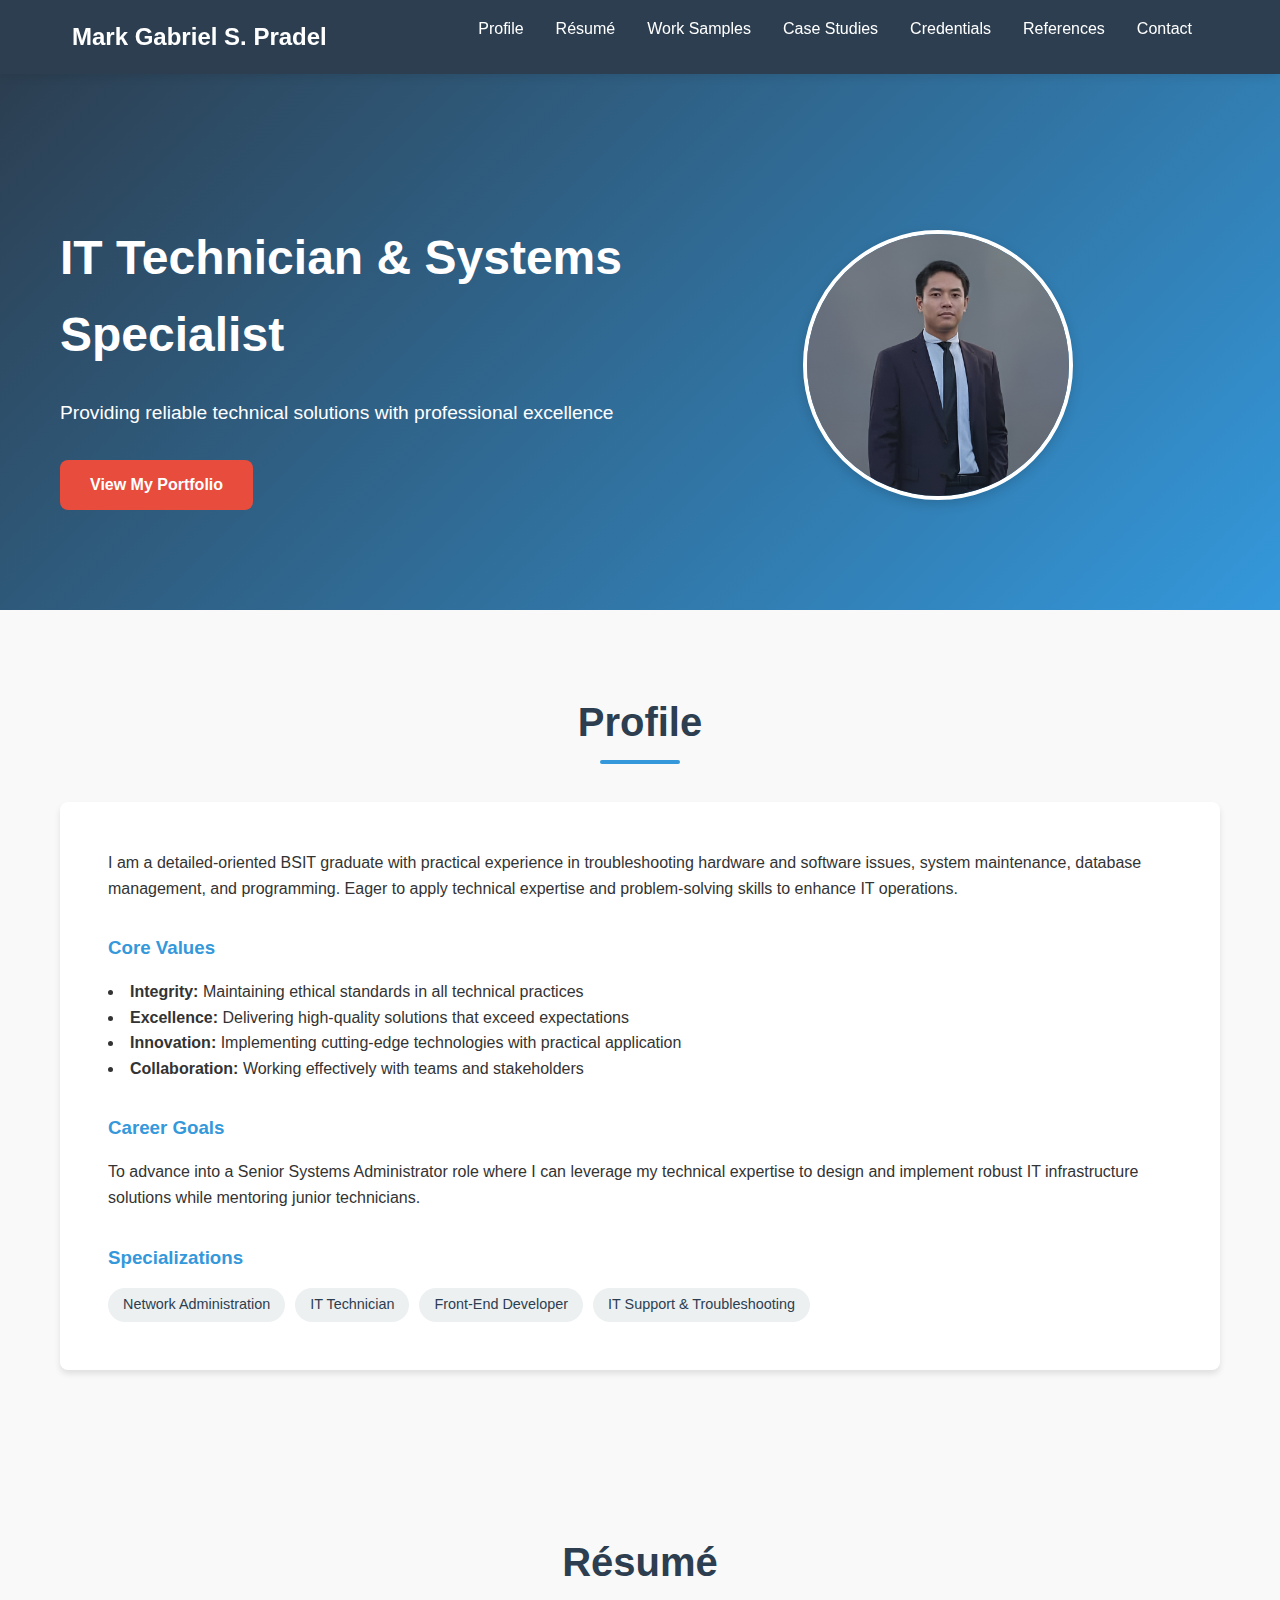
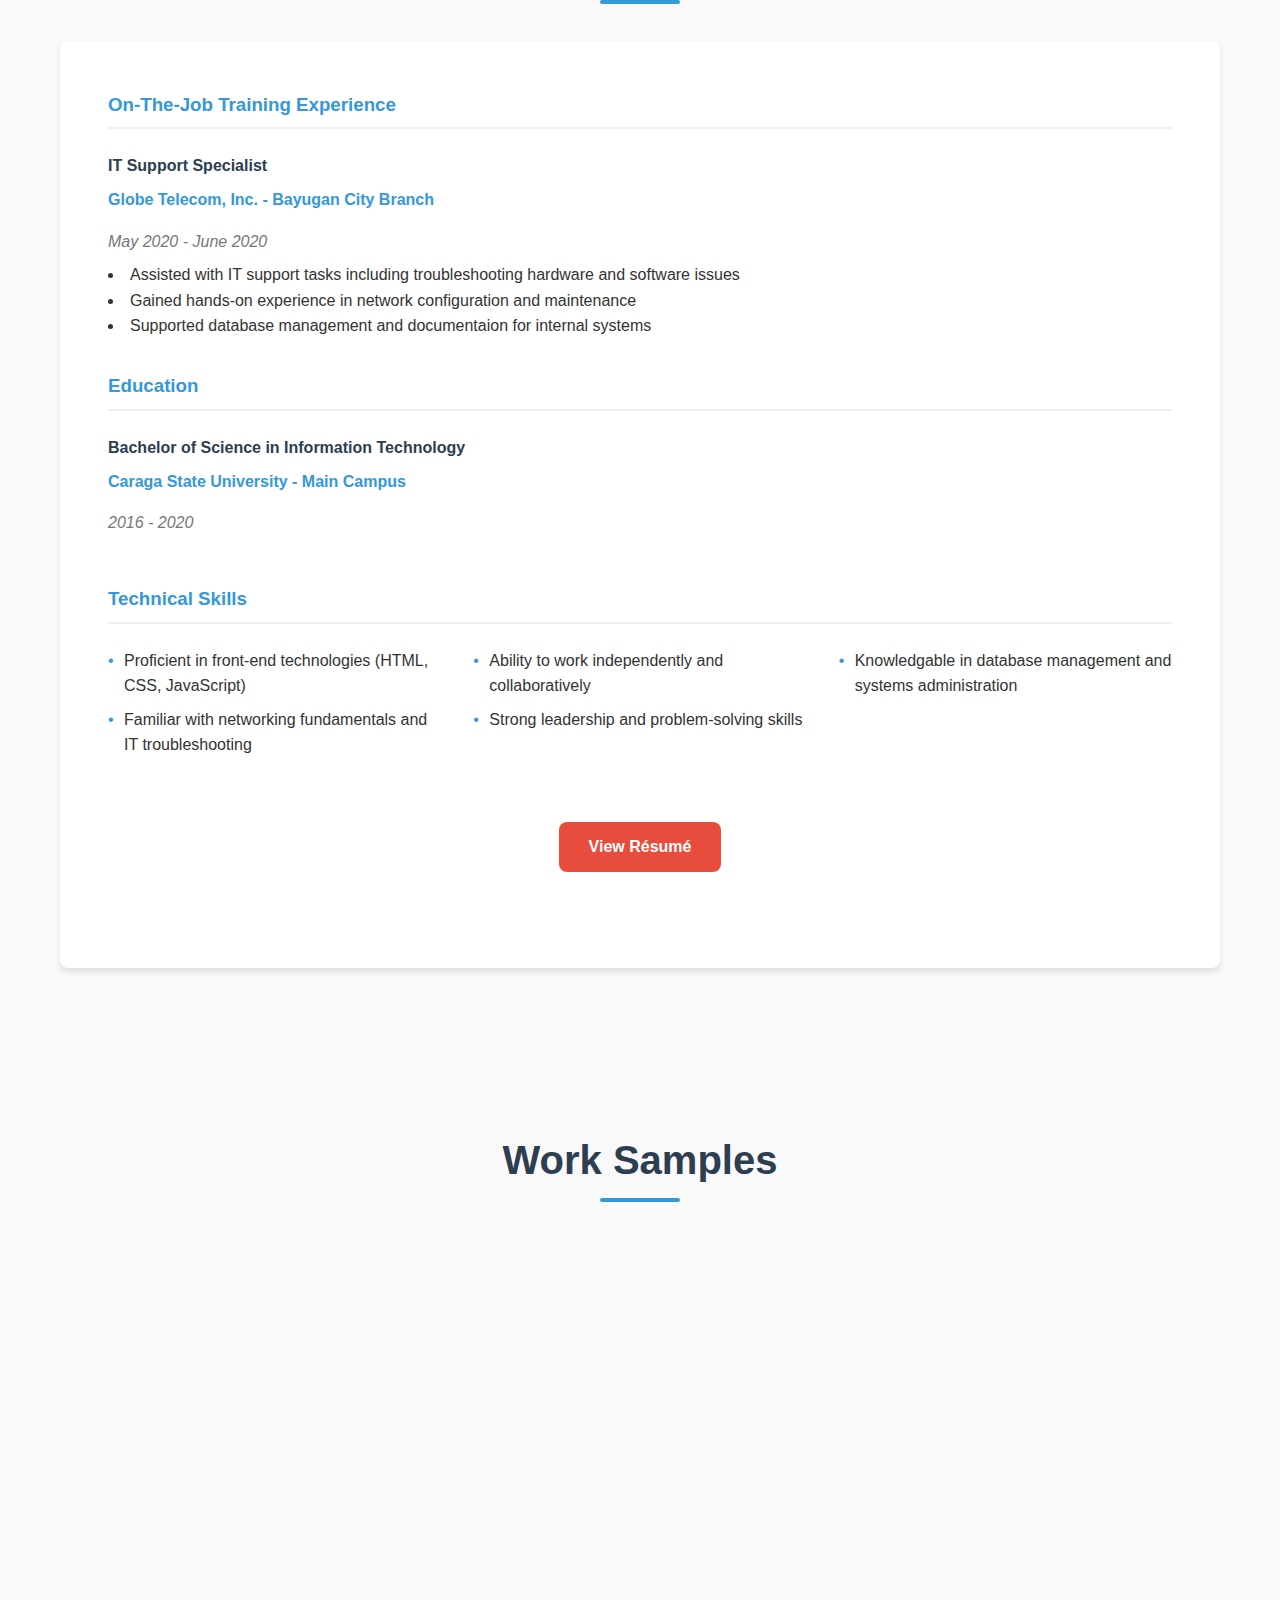
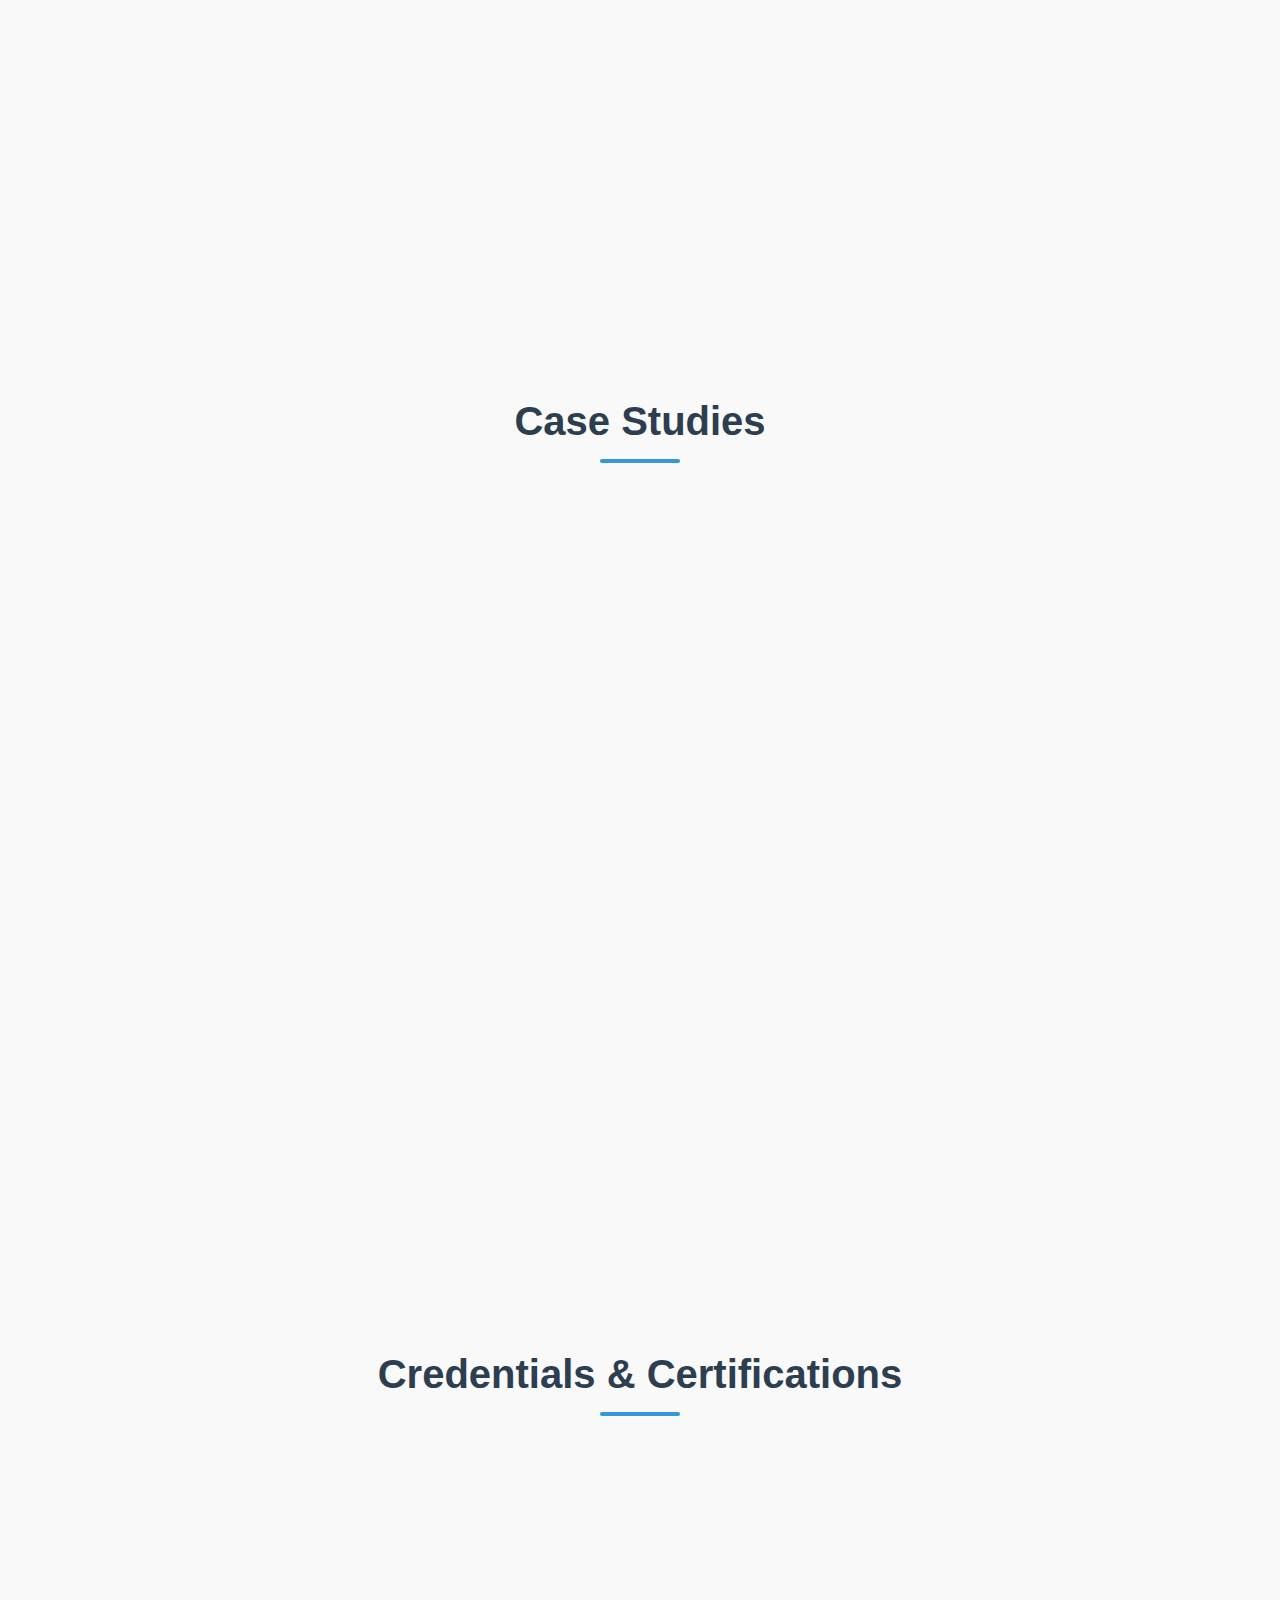
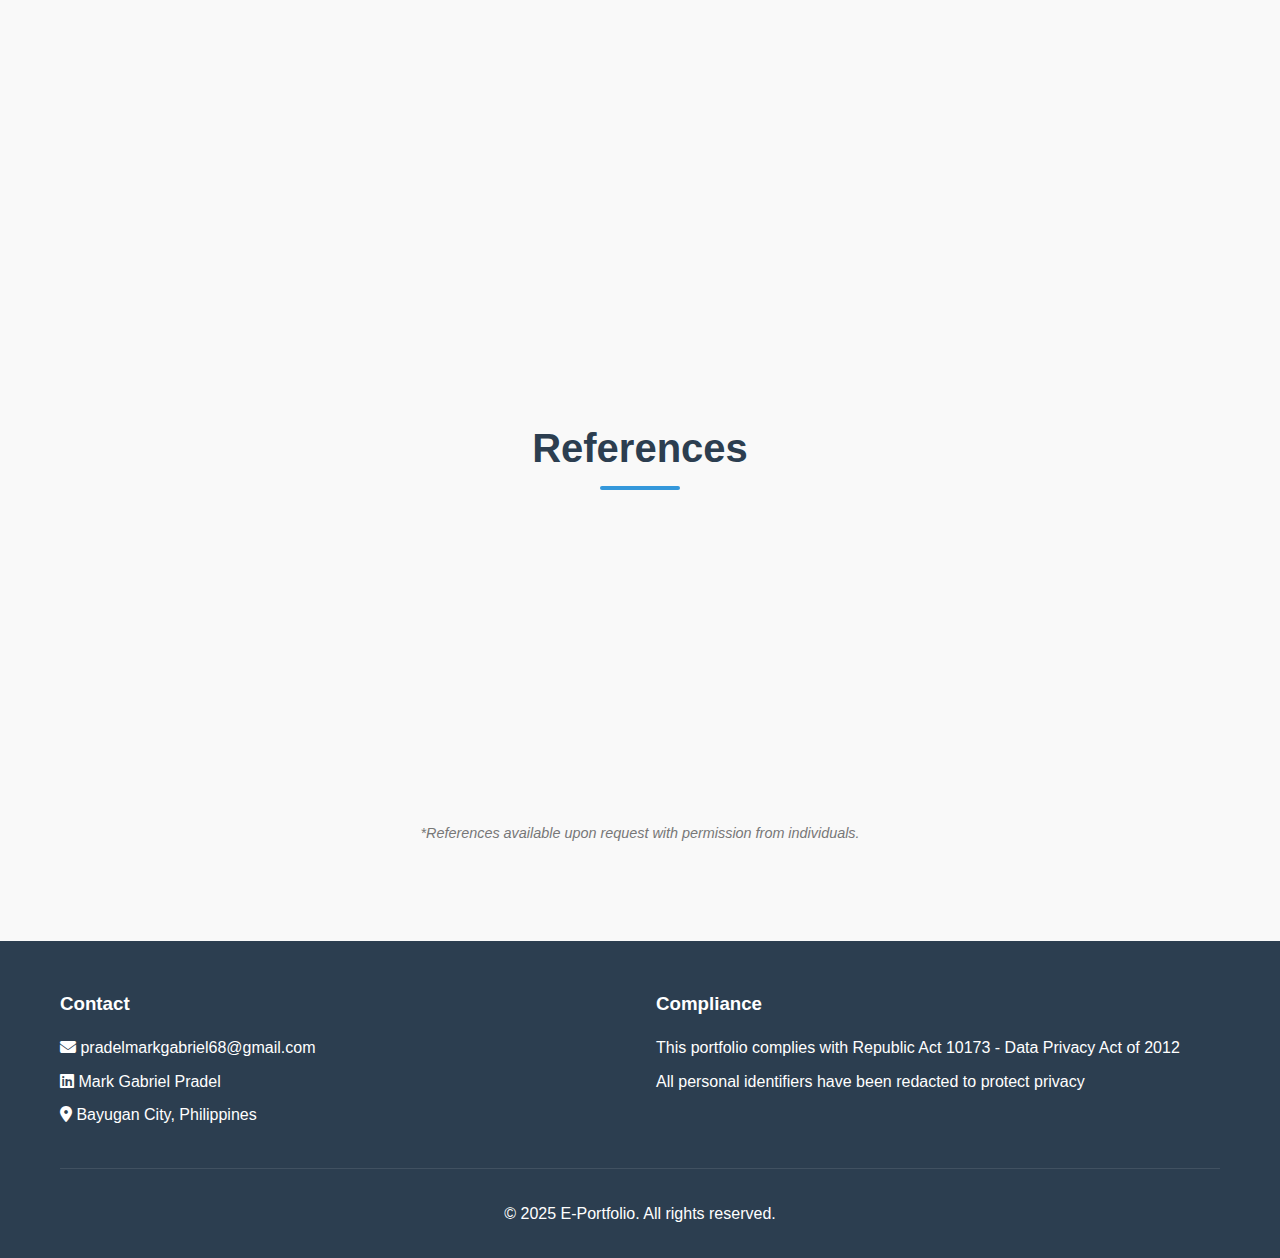
<file: index.html>
<!DOCTYPE html>
<html lang="en">
  <head>
    <meta charset="UTF-8" />
    <meta name="viewport" content="width=device-width, initial-scale=1.0" />
    <title>Pradel's E-Portfolio</title>
    <link rel="stylesheet" href="https://cdnjs.cloudflare.com/ajax/libs/font-awesome/6.4.0/css/all.min.css">
    <link rel="stylesheet" href="style.css" />
  </head>
  <body>
    <!-- Navigation -->
    <nav id="navbar">
      <div class="nav-container">
        <div class="nav-logo">Mark Gabriel S. Pradel</div>
        <ul class="nav-menu">
          <li><a href="#profile" class="nav-link">Profile</a></li>
          <li><a href="#resume" class="nav-link">Résumé</a></li>
          <li><a href="#work-samples" class="nav-link">Work Samples</a></li>
          <li><a href="#case-studies" class="nav-link">Case Studies</a></li>
          <li><a href="#credentials" class="nav-link">Credentials</a></li>
          <li><a href="#references" class="nav-link">References</a></li>
          <li><a href="contact.html" class="nav-link">Contact</a></li>
        </ul>
        <div class="hamburger">
          <span class="bar"></span>
          <span class="bar"></span>
          <span class="bar"></span>
        </div>
      </div>
    </nav>

    <!-- Hero Section -->
    <section id="hero">
      <div class="hero-container">
        <div class="hero-text">
          <h1>IT Technician & Systems Specialist</h1>
          <p>
            Providing reliable technical solutions with professional excellence
          </p>
          <a href="#profile" class="cta-button">View My Portfolio</a>
        </div>
        <div class="hero-image">
          <img
            src="images\prof_pic.jpg"
            alt="Profile Image"
            class="profile-photo"
            loading="lazy"
          />
        </div>
      </div>
    </section>

    <!-- Professional Profile -->
    <section id="profile" class="section">
      <div class="container">
        <h2>Profile</h2>
        <div class="profile-content">
          <div class="profile-text">
            <p>
              I am a detailed-oriented BSIT graduate with practical
              experience in troubleshooting hardware and software
              issues, system maintenance, database management,
              and programming. Eager to apply technical expertise and
              problem-solving skills to enhance IT operations.
            </p>

            <h3>Core Values</h3>
            <ul>
              <li>
                <strong>Integrity:</strong> Maintaining ethical standards in all
                technical practices
              </li>
              <li>
                <strong>Excellence:</strong> Delivering high-quality solutions
                that exceed expectations
              </li>
              <li>
                <strong>Innovation:</strong> Implementing cutting-edge
                technologies with practical application
              </li>
              <li>
                <strong>Collaboration:</strong> Working effectively with teams
                and stakeholders
              </li>
            </ul>

            <h3>Career Goals</h3>
            <p>
              To advance into a Senior Systems Administrator role where I can
              leverage my technical expertise to design and implement robust IT
              infrastructure solutions while mentoring junior technicians.
            </p>

            <h3>Specializations</h3>
            <div class="specializations">
              <span class="specialization-tag">Network Administration</span>
              <span class="specialization-tag">IT Technician
              </span>
              <span class="specialization-tag">Front-End Developer</span>
              <span class="specialization-tag"
                >IT Support & Troubleshooting</span
              >
            </div>
          </div>
        </div>
      </div>
    </section>

    <!-- Résumé -->
    <section id="resume" class="section">
      <div class="container">
        <h2>Résumé</h2>
        <div class="resume-content">
          <div class="resume-section">
            <h3>On-The-Job Training Experience</h3>
            <div class="resume-item">
              <h4>IT Support Specialist</h4>
              <p class="company">Globe Telecom, Inc. - Bayugan City Branch</p>
              <p class="date">May 2020 - June 2020</p>
              <ul>
                <li>
                  Assisted with IT support tasks including troubleshooting hardware and software issues
                </li>
                <li>
                  Gained hands-on experience in network configuration and maintenance
                </li>
                <li>
                  Supported database management and documentaion for internal systems
                </li>
              </ul>
            </div>

          <div class="resume-section">
            <h3>Education</h3>
            <div class="resume-item">
              <h4>Bachelor of Science in Information Technology</h4>
              <p class="company">Caraga State University - Main Campus</p>
              <p class="date">2016 - 2020</p>
            </div>
          </div>

          <div class="resume-section">
            <h3>Technical Skills</h3>
            <div class="skills-container">
              <div class="skill-category">
                <ul>
                  <li>Proficient in front-end technologies (HTML, CSS, JavaScript)</li>
                  <li>Familiar with networking fundamentals and IT troubleshooting</li>
                </ul>
              </div>
              <div class="skill-category">
                <ul>
                  <li>Ability to work independently and collaboratively</li>
                  <li>Strong leadership and problem-solving skills</li>
                  
                </ul>
              </div>
              <div class="skill-category">
                <ul>
                  <li>Knowledgable in database management and systems administration</li>
                </ul>
              </div>
            </div>
          </div>
          <div class="download-resume">
            <a href="resume/PRADEL - Resume.pdf" class="cta-button" target="_blank" rel="noopener noreferrer">
              View Résumé
            </a>
          </div>
        </div>
      </div>
    </section>

    <!-- Work Samples -->
    <section id="work-samples" class="section">
  <div class="container">
    <h2>Work Samples</h2>
    <div class="work-samples-grid">

      <div class="work-sample">
        <div class="sample-image">
          <img src="images/troubleshoot.PNG" alt="Troubleshooting screenshot" class="sample-img" loading="lazy" />
        </div>
        <h3>IT Troubleshooting & Incident Response</h3>
        <p>
          Rapid triage and resolution of critical user-facing incidents across
          Windows and Linux environments. Tasks included log analysis, root-cause
          identification, and deployment of permanent fixes to prevent recurrence.
        </p>
        <div class="technologies">
          <span class="tech-tag">Windows</span>
          <span class="tech-tag">Linux</span>
          <span class="tech-tag">Remote Support</span>
        </div>
        <p class="role"><strong>My Role:</strong> Technical Support Lead — incident diagnosis, patching, and documentation</p>
      </div>

      <div class="work-sample">
        <div class="sample-image">
          <img src="images/database.PNG" alt="Database screenshot" class="sample-img" loading="lazy" />
        </div>
        <h3>Database Management & Performance Tuning</h3>
        <p>
          Designed and maintained production databases (MySQL/PostgreSQL) with
          focus on backups, indexing, query optimization, and automated monitoring
          to improve reliability and reduce query latency.
        </p>
        <div class="technologies">
          <span class="tech-tag">MySQL</span>
          <span class="tech-tag">PostgreSQL</span>
          <span class="tech-tag">Backups</span>
        </div>
        <p class="role"><strong>My Role:</strong> DBA/Engineer — schema design, replication setup, and performance tuning</p>
      </div>

      <div class="work-sample">
        <div class="sample-image">
          <img src="images/frontend.png" alt="Front-End screenshot" class="sample-img" loading="lazy" />
        </div>
        <h3>Front-End Development & UI Optimization</h3>
        <p>
          Built responsive, accessible user interfaces using modern front-end
          tools. Implemented component-driven React pages, CSS optimization, and
          accessibility improvements to increase usability and performance.
        </p>
        <div class="technologies">
          <span class="tech-tag">React</span>
          <span class="tech-tag">HTML/CSS</span>
          <span class="tech-tag">Accessibility</span>
        </div>
        <p class="role"><strong>My Role:</strong> Front-End Developer — UI implementation, performance profiling, and a11y fixes</p>
      </div>

    </div>
  </div>
</section>

    <!-- Case Studies -->
    <section id="case-studies" class="section">
      <div class="container">
        <h2>Case Studies</h2>
        <div class="case-studies-grid">

          <div class="case-study">
            <h3>Incident Triage & Root Cause Analysis</h3>
            <div class="star-method">
              <div class="star-item">
                <h4>Situation</h4>
                <p>
                  Multiple users reported frequent application crashes and slow response times across a mixed Windows/Linux environment during peak hours.
                </p>
              </div>
              <div class="star-item">
                <h4>Task</h4>
                <p>
                  Rapidly identify the root cause, restore normal service, and implement measures to prevent recurrence while communicating status to stakeholders.
                </p>
              </div>
              <div class="star-item">
                <h4>Action</h4>
                <p>
                  Collected system and application logs, performed process and resource profiling, reproduced the issue in a test environment, and deployed targeted fixes including configuration adjustments and a hotfix rollout.
                </p>
              </div>
              <div class="star-item">
                <h4>Result</h4>
                <p>
                  Reduced incident resolution time from 6 hours to under 90 minutes, eliminated the memory leak causing crashes, and published runbooks for faster future triage.
                </p>
              </div>
            </div>
          </div>

          <div class="case-study">
            <h3>Database Performance Optimization & Backup Strategy</h3>
            <div class="star-method">
              <div class="star-item">
                <h4>Situation</h4>
                <p>
                  A production database endured high query latency and occasional replication lag, impacting user-facing reports and analytics.
                </p>
              </div>
              <div class="star-item">
                <h4>Task</h4>
                <p>
                  Improve query performance, stabilize replication, and implement a reliable backup and recovery process with minimal downtime.
                </p>
              </div>
              <div class="star-item">
                <h4>Action</h4>
                <p>
                  Performed index analysis, optimized slow queries, adjusted connection pooling and replication settings, and introduced automated incremental backups with periodic restores to validate backups.
                </p>
              </div>
              <div class="star-item">
                <h4>Result</h4>
                <p>
                  Achieved 60–80% reduction in critical query times, eliminated replication lag during peak windows, and established a tested backup strategy that reduced RTO/RPO to acceptable business levels.
                </p>
              </div>
            </div>
          </div>

        </div>
      </div>
    </section>

    <!-- Credentials -->
    <section id="credentials" class="section">
      <div class="container">
        <h2>Credentials & Certifications</h2>
        <div class="credentials-grid">
          <div class="credential">
            <div class="credential-image">  
              <img src="images/cisco.png" alt="Cisco Logo" class="credential-logo" loading="lazy" />
            </div>
            <h3>CCNA - Cisco Certified Network Associate</h3>
            <p class="issuer">Cisco Systems</p>
            <p class="date">Issued: 2021 | Expires: 2024</p>
            <p class="credential-id">Credential ID: [Redacted for Privacy]</p>
          </div>

          <div class="credential">
            <div class="credential-image">
              <img src="images/comptia_atlona.jpeg" alt="CompTIA Logo" class="credential-logo" loading="lazy" />
            </div>
            <h3>CompTIA Security+</h3>
            <p class="issuer">CompTIA</p>
            <p class="date">Issued: 2020 | Expires: 2023</p>
            <p class="credential-id">Credential ID: [Redacted for Privacy]</p>
          </div>

          <div class="credential">
            <div class="credential-image">
              <img src="images/microsoft.jpg" alt="Microsoft Logo" class="credential-logo" loading="lazy" />
            </div>
            <h3>Microsoft Certified: Azure Administrator Associate</h3>
            <p class="issuer">Microsoft</p>
            <p class="date">Issued: 2022</p>
            <p class="credential-id">Credential ID: [Redacted for Privacy]</p>
          </div>

          <div class="credential">
            <div class="credential-image">
              <img src="images/npc.png" alt="National Privacy Commission Logo" class="credential-logo" loading="lazy" />
            </div>
            <h3>Data Privacy Officer Certification</h3>
            <p class="issuer">National Privacy Commission</p>
            <p class="date">Issued: 2021</p>
            <p class="credential-id">Credential ID: [Redacted for Privacy]</p>
          </div>
        </div>
      </div>
    </section>

    <!-- References -->
    <section id="references" class="section">
      <div class="container">
        <h2>References</h2>
        <div class="references-grid">
          <div class="reference">
            <blockquote>
              "A highly competent IT professional who consistently delivers
              exceptional technical solutions. Their problem-solving skills and
              attention to detail have been invaluable to our organization."
            </blockquote>
            <div class="reference-info">
              <p class="reference-name">Mr. Felix D. Garcia</p>
              <p class="reference-position">
                Head Supervisor, GLOBE TELECOM, INC. Butuan City
              </p>
            </div>
          </div>

          <div class="reference">
            <blockquote>
              "Demonstrates excellent technical knowledge and professionalism.
              Always willing to go the extra mile to ensure systems are running
              optimally and users are supported effectively."
            </blockquote>
            <div class="reference-info">
              <p class="reference-name">Mr. Elly Jay Amba</p>
              <p class="reference-position">
                HR, GLOBE TELECOM, INC. Butuan City
              </p>
            </div>
          </div>
        </div>
        <p class="privacy-notice">
          *References available upon request with permission from individuals.
        </p>
      </div>
    </section>

    <!-- Footer -->
    <footer>
      <div class="container">
        <div class="footer-content">
          <div class="footer-section">
            <h3>Contact</h3>
            <p class="contact-item">
              <!-- Email / envelope -->
              <a href="contact.html" style="color:inherit; text-decoration:none;"><i class="fas fa-envelope"></i><span class="contact-text">  pradelmarkgabriel68@gmail.com</span></a>
            </p>

            <p class="contact-item">
                <!-- LinkedIn -->
              <a href="https://www.linkedin.com/in/mark-gabriel-pradel-687a8138b/" style="color:inherit; text-decoration:none;"><i class="fab fa-linkedin"></i><span class="contact-text">  Mark Gabriel Pradel</span></a>
            </p>

            <p class="contact-item">
                <!-- Location / map-pin -->
              <i class="fas fa-location-dot"></i><span class="contact-text">    Bayugan City, Philippines</span>
            </p>
          </div>
          <div class="footer-section">
            <h3>Compliance</h3>
            <p>
              This portfolio complies with Republic Act 10173 - Data Privacy Act
              of 2012
            </p>
            <p>
              All personal identifiers have been redacted to protect privacy
            </p>
          </div>
        </div>
        <div class="footer-bottom">
          <p>&copy; 2025  E-Portfolio. All rights reserved.</p>
        </div>
      </div>
    </footer>

    <!-- Floating Back to Top Button -->
    <button id="backToTopBtn" class="back-to-top" aria-label="Back to top">
        <svg width="24" height="24" viewBox="0 0 24 24" fill="none" stroke="currentColor" stroke-width="2">
            <path d="M18 15l-6-6-6 6"/>
        </svg>
    </button>

    <script src="script.js"></script>
  </body>
</html>
</file>
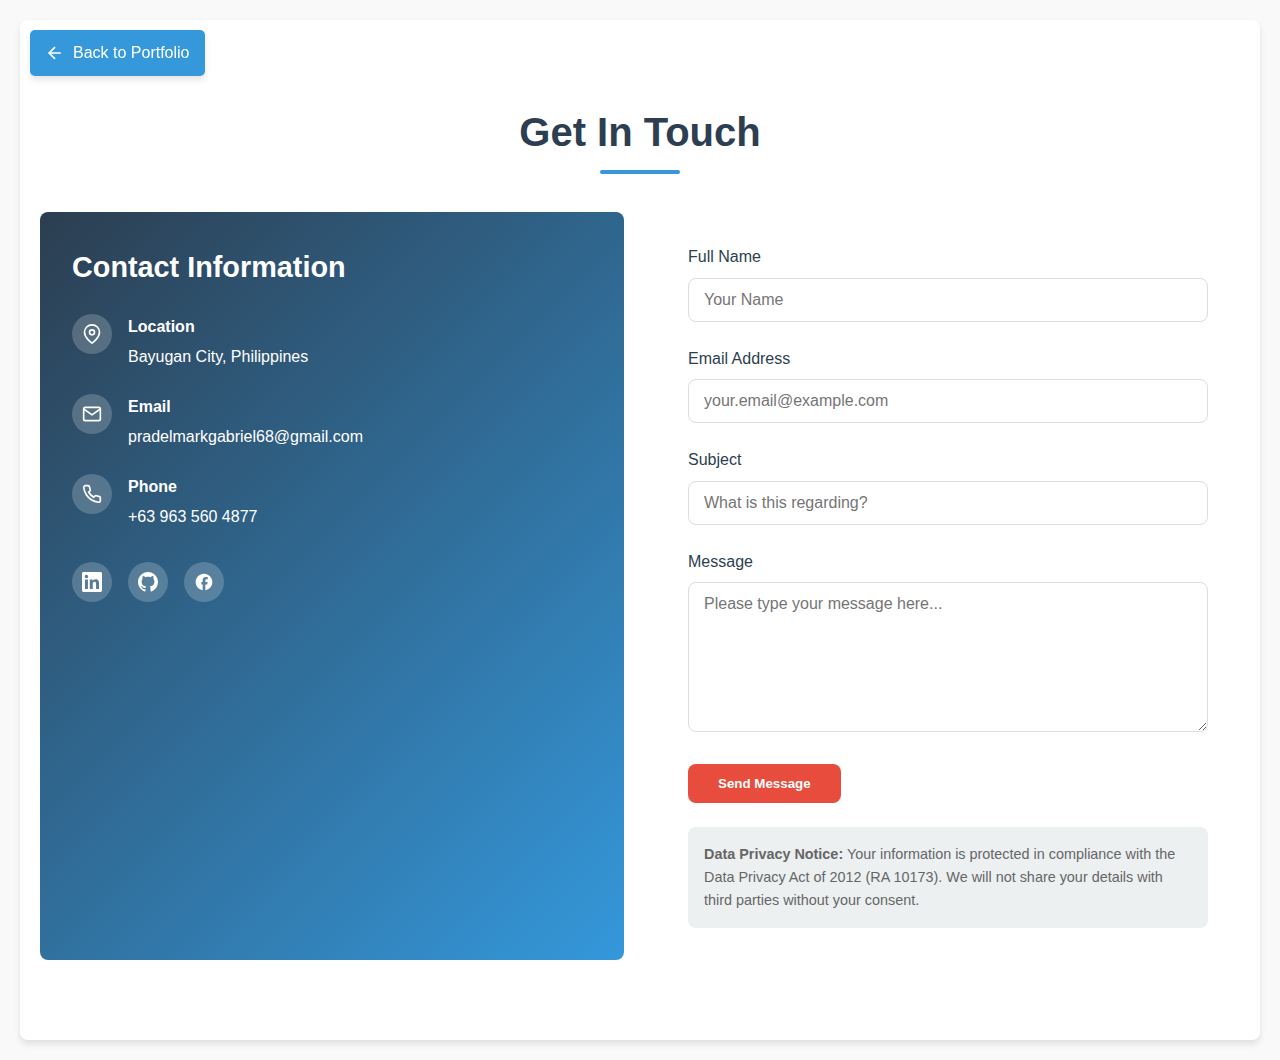
<file: contact.html>
<!DOCTYPE html>
<html lang="en">
  <head>
    <meta charset="UTF-8" />
    <meta name="viewport" content="width=device-width, initial-scale=1.0" />
    <title>Contact Section - IT Portfolio</title>
    <style>
      :root {
        --primary-color: #2c3e50;
        --secondary-color: #3498db;
        --accent-color: #e74c3c;
        --light-color: #ecf0f1;
        --dark-color: #2c3e50;
        --text-color: #333;
        --border-radius: 8px;
        --box-shadow: 0 4px 6px rgba(0, 0, 0, 0.1);
        --transition: all 0.3s ease;
      }

      * {
        margin: 0;
        padding: 0;
        box-sizing: border-box;
      }

      body {
        font-family: "Segoe UI", Tahoma, Geneva, Verdana, sans-serif;
        line-height: 1.6;
        color: var(--text-color);
        background-color: #f9f9f9;
        padding: 20px;
      }

      .container {
        max-width: 1200px;
        margin: 0 auto;
      }

      .section {
        padding: 80px 0;
      }

      h2 {
        font-size: 2.5rem;
        text-align: center;
        margin-bottom: 3rem;
        position: relative;
        color: var(--primary-color);
      }

      h2::after {
        content: "";
        position: absolute;
        bottom: -10px;
        left: 50%;
        transform: translateX(-50%);
        width: 80px;
        height: 4px;
        background-color: var(--secondary-color);
        border-radius: 2px;
      }

      /* Back Button Styles */
      .back-button {
        position: fixed;
        top: 30px;
        left: 30px;
        display: flex;
        align-items: center;
        gap: 8px;
        padding: 10px 15px;
        background-color: #3498db;
        color: white;
        text-decoration: none;
        border-radius: 5px;
        font-weight: 500;
        box-shadow: 0 4px 6px rgba(0, 0, 0, 0.1);
        transition: all 0.3s ease;
        z-index: 1000;
      }

      .back-button:hover {
        background-color: #2980b9;
        transform: translateY(-2px);
        box-shadow: 0 6px 8px rgba(0, 0, 0, 0.15);
      }

      .back-button:active {
        transform: translateY(0);
      }

      /* Contact Section Styles */
      #contact {
        background-color: white;
        border-radius: var(--border-radius);
        box-shadow: var(--box-shadow);
        overflow: hidden;
        position: relative;
      }

      .contact-container {
        display: grid;
        grid-template-columns: 1fr 1fr;
        gap: 2rem;
      }

      .contact-info {
        padding: 2rem;
        background: linear-gradient(
          135deg,
          var(--primary-color),
          var(--secondary-color)
        );
        color: white;
        border-radius: var(--border-radius);
      }

      .contact-info h3 {
        margin-bottom: 1.5rem;
        font-size: 1.8rem;
      }

      .contact-details {
        margin-bottom: 2rem;
      }

      .contact-item {
        display: flex;
        align-items: flex-start;
        margin-bottom: 1.5rem;
      }

      .contact-icon {
        background-color: rgba(255, 255, 255, 0.2);
        width: 40px;
        height: 40px;
        border-radius: 50%;
        display: flex;
        align-items: center;
        justify-content: center;
        margin-right: 1rem;
        flex-shrink: 0;
      }

      .contact-text h4 {
        margin-bottom: 0.3rem;
      }

      .contact-text p {
        margin-bottom: 0;
      }

      .social-links {
        display: flex;
        gap: 1rem;
        margin-top: 2rem;
      }

      .social-link {
        display: flex;
        align-items: center;
        justify-content: center;
        width: 40px;
        height: 40px;
        background-color: rgba(255, 255, 255, 0.2);
        border-radius: 50%;
        color: white;
        text-decoration: none;
        transition: var(--transition);
      }

      .social-link:hover {
        background-color: white;
        color: var(--primary-color);
        transform: translateY(-3px);
      }

      .contact-form-container {
        padding: 2rem;
      }

      .contact-form {
        display: flex;
        flex-direction: column;
      }

      .form-group {
        margin-bottom: 1.5rem;
      }

      .form-group label {
        display: block;
        margin-bottom: 0.5rem;
        font-weight: 500;
        color: var(--primary-color);
      }

      .form-control {
        width: 100%;
        padding: 12px 15px;
        border: 1px solid #ddd;
        border-radius: var(--border-radius);
        font-family: inherit;
        font-size: 1rem;
        transition: var(--transition);
      }

      .form-control:focus {
        outline: none;
        border-color: var(--secondary-color);
        box-shadow: 0 0 0 2px rgba(52, 152, 219, 0.2);
      }

      textarea.form-control {
        min-height: 150px;
        resize: vertical;
      }

      .form-submit {
        align-self: flex-start;
        background-color: var(--accent-color);
        color: white;
        border: none;
        padding: 12px 30px;
        border-radius: var(--border-radius);
        font-weight: bold;
        cursor: pointer;
        transition: var(--transition);
      }

      .form-submit:hover {
        background-color: #c0392b;
        transform: translateY(-3px);
        box-shadow: 0 6px 12px rgba(0, 0, 0, 0.15);
      }

      .privacy-notice {
        margin-top: 1.5rem;
        padding: 1rem;
        background-color: var(--light-color);
        border-radius: var(--border-radius);
        font-size: 0.9rem;
        color: #666;
      }

      /* Floating Back to Top Button Styles */
      .back-to-top {
        position: fixed;
        bottom: 30px;
        right: 30px;
        width: 50px;
        height: 50px;
        border: none;
        border-radius: 50%;
        background-color: var(--secondary-color);
        color: white;
        cursor: pointer;
        display: flex;
        align-items: center;
        justify-content: center;
        box-shadow: 0 4px 12px rgba(0, 0, 0, 0.15);
        transition: all 0.3s ease;
        opacity: 0;
        visibility: hidden;
        z-index: 1000;
      }

      .back-to-top.show {
        opacity: 1;
        visibility: visible;
      }

      .back-to-top:hover {
        background-color: #2980b9;
        transform: translateY(-3px);
        box-shadow: 0 6px 15px rgba(0, 0, 0, 0.2);
      }

      .back-to-top:active {
        transform: translateY(-1px);
      }

      /* Responsive Design */
      @media (max-width: 768px) {
        .contact-container {
          grid-template-columns: 1fr;
        }

        h2 {
          font-size: 2rem;
        }

        .section {
          padding: 60px 0;
        }

        .back-button {
          top: 20px;
          left: 20px;
          padding: 8px 12px;
          font-size: 0.9rem;
        }

        .back-to-top {
          bottom: 20px;
          right: 20px;
          width: 45px;
          height: 45px;
        }
      }

      @media (max-width: 480px) {
        .contact-info,
        .contact-form-container {
          padding: 1.5rem;
        }

        .back-button {
          top: 15px;
          left: 15px;
          padding: 6px 10px;
          font-size: 0.8rem;
        }

        .back-button span {
          display: none; /* Hide text on very small screens */
        }

        .back-button svg {
          margin-right: 0;
        }

        .back-to-top {
          bottom: 15px;
          right: 15px;
          width: 40px;
          height: 40px;
        }

        .back-to-top svg {
          width: 20px;
          height: 20px;
        }
      }
    </style>
  </head>
  <body>
    <!-- Contact Section -->
    <section id="contact" class="section">
      <!-- Back Button -->
      <a
        href="index.html"
        class="back-button"
        aria-label="Go back to main portfolio"
      >
        <svg
          width="20"
          height="20"
          viewBox="0 0 24 24"
          fill="none"
          stroke="currentColor"
          stroke-width="2"
        >
          <path d="M19 12H5M12 19l-7-7 7-7" />
        </svg>
        <span>Back to Portfolio</span>
      </a>

      <div class="container">
        <h2>Get In Touch</h2>
        <div class="contact-container">
          <div class="contact-info">
            <h3>Contact Information</h3>
            <div class="contact-details">
              <div class="contact-item">
                <div class="contact-icon">
                  <svg
                    width="20"
                    height="20"
                    viewBox="0 0 24 24"
                    fill="none"
                    stroke="currentColor"
                    stroke-width="2"
                  >
                    <path
                      d="M21 10c0 7-9 13-9 13s-9-6-9-13a9 9 0 0 1 18 0z"
                    ></path>
                    <circle cx="12" cy="10" r="3"></circle>
                  </svg>
                </div>
                <div class="contact-text">
                  <h4>Location</h4>
                  <p>Bayugan City, Philippines</p>
                </div>
              </div>

              <div class="contact-item">
                <div class="contact-icon">
                  <svg
                    width="20"
                    height="20"
                    viewBox="0 0 24 24"
                    fill="none"
                    stroke="currentColor"
                    stroke-width="2"
                  >
                    <path
                      d="M4 4h16c1.1 0 2 .9 2 2v12c0 1.1-.9 2-2 2H4c-1.1 0-2-.9-2-2V6c0-1.1.9-2 2-2z"
                    ></path>
                    <polyline points="22,6 12,13 2,6"></polyline>
                  </svg>
                </div>
                <div class="contact-text">
                  <h4>Email</h4>
                  <p>pradelmarkgabriel68@gmail.com</p>
                </div>
              </div>

              <div class="contact-item">
                <div class="contact-icon">
                  <svg
                    width="20"
                    height="20"
                    viewBox="0 0 24 24"
                    fill="none"
                    stroke="currentColor"
                    stroke-width="2"
                  >
                    <path
                      d="M22 16.92v3a2 2 0 0 1-2.18 2 19.79 19.79 0 0 1-8.63-3.07 19.5 19.5 0 0 1-6-6 19.79 19.79 0 0 1-3.07-8.67A2 2 0 0 1 4.11 2h3a2 2 0 0 1 2 1.72 12.84 12.84 0 0 0 .7 2.81 2 2 0 0 1-.45 2.11L8.09 9.91a16 16 0 0 0 6 6l1.27-1.27a2 2 0 0 1 2.11-.45 12.84 12.84 0 0 0 2.81.7A2 2 0 0 1 22 16.92z"
                    ></path>
                  </svg>
                </div>
                <div class="contact-text">
                  <h4>Phone</h4>
                  <p>+63 963 560 4877</p>
                </div>
              </div>
            </div>

            <div class="social-links">
              <a
                href="https://www.linkedin.com/in/mark-gabriel-pradel-687a8138b/"
                class="social-link"
                aria-label="LinkedIn"
              >
                <svg
                  width="20"
                  height="20"
                  viewBox="0 0 24 24"
                  fill="currentColor"
                >
                  <path
                    d="M20.447 20.452h-3.554v-5.569c0-1.328-.027-3.037-1.852-3.037-1.853 0-2.136 1.445-2.136 2.939v5.667H9.351V9h3.414v1.561h.046c.477-.9 1.637-1.85 3.37-1.85 3.601 0 4.267 2.37 4.267 5.455v6.286zM5.337 7.433c-1.144 0-2.063-.926-2.063-2.065 0-1.138.92-2.063 2.063-2.063 1.14 0 2.064.925 2.064 2.063 0 1.139-.925 2.065-2.064 2.065zm1.782 13.019H3.555V9h3.564v11.452zM22.225 0H1.771C.792 0 0 .774 0 1.729v20.542C0 23.227.792 24 1.771 24h20.451C23.2 24 24 23.227 24 22.271V1.729C24 .774 23.2 0 22.222 0h.003z"
                  />
                </svg>
              </a>
              <a
                href="https://github.com/markpradel8756"
                class="social-link"
                aria-label="GitHub"
              >
                <svg
                  width="20"
                  height="20"
                  viewBox="0 0 24 24"
                  fill="currentColor"
                >
                  <path
                    d="M12 0c-6.626 0-12 5.373-12 12 0 5.302 3.438 9.8 8.207 11.387.599.111.793-.261.793-.577v-2.234c-3.338.726-4.033-1.416-4.033-1.416-.546-1.387-1.333-1.756-1.333-1.756-1.089-.745.083-.729.083-.729 1.205.084 1.839 1.237 1.839 1.237 1.07 1.834 2.807 1.304 3.492.997.107-.775.418-1.305.762-1.604-2.665-.305-5.467-1.334-5.467-5.931 0-1.311.469-2.381 1.236-3.221-.124-.303-.535-1.524.117-3.176 0 0 1.008-.322 3.301 1.23.957-.266 1.983-.399 3.003-.404 1.02.005 2.047.138 3.006.404 2.291-1.552 3.297-1.23 3.297-1.23.653 1.653.242 2.874.118 3.176.77.84 1.235 1.911 1.235 3.221 0 4.609-2.807 5.624-5.479 5.921.43.372.823 1.102.823 2.222v3.293c0 .319.192.694.801.576 4.765-1.589 8.199-6.086 8.199-11.386 0-6.627-5.373-12-12-12z"
                  />
                </svg>
              </a>
              <a
                href="https://www.facebook.com/markgabriel.pradel.9"
                class="social-link"
                aria-label="Facebook"
              >
                <svg
                  width="20"
                  height="20"
                  viewBox="0 0 24 24"
                  fill="currentColor"
                >
                  <path
                    d="M22 12c0-5.523-4.477-10-10-10S2 6.477 2 12c0 4.991 3.657 9.128 8.438 9.878v-6.99H8.898V12h1.54V9.797c0-2.506 1.492-3.89 3.777-3.89 1.094 0 2.238.195 2.238.195v2.47h-1.26c-1.243 0-1.63.771-1.63 1.562V12h2.773l-.443 2.888h-2.33v6.99C18.343 21.128 22 17 22 12z"
                  />
                </svg>
              </a>
            </div>
          </div>

          <div class="contact-form-container">
            <form action="https://api.web3forms.com/submit" method="POST">
              <input
                type="hidden"
                name="access_key"
                value="bfae237d-1e1e-4574-9835-d75367ca5949"
              />
              <!-- optional honeypot to reduce bots -->
              <input type="text" name="botcheck" style="display: none" />

              <div class="form-group">
                <label for="name">Full Name</label>
                <input
                  type="text"
                  id="name"
                  name="name"
                  class="form-control"
                  placeholder="Your Name"
                  required
                />
              </div>

              <div class="form-group">
                <label for="email">Email Address</label>
                <input
                  type="email"
                  id="email"
                  name="email"
                  class="form-control"
                  placeholder="your.email@example.com"
                  required
                />
              </div>

              <div class="form-group">
                <label for="subject">Subject</label>
                <input
                  type="text"
                  id="subject"
                  name="subject"
                  class="form-control"
                  placeholder="What is this regarding?"
                  required
                />
              </div>

              <div class="form-group">
                <label for="message">Message</label>
                <textarea
                  id="message"
                  name="message"
                  class="form-control"
                  placeholder="Please type your message here..."
                  required
                ></textarea>
              </div>

              <button type="submit" class="form-submit">Send Message</button>
            </form>

            <div class="privacy-notice">
              <p>
                <strong>Data Privacy Notice:</strong> Your information is
                protected in compliance with the Data Privacy Act of 2012 (RA
                10173). We will not share your details with third parties
                without your consent.
              </p>
            </div>
          </div>
        </div>
      </div>
    </section>

    <!-- Floating Back to Top Button -->
    <button id="backToTopBtn" class="back-to-top" aria-label="Back to top">
      <svg
        width="24"
        height="24"
        viewBox="0 0 24 24"
        fill="none"
        stroke="currentColor"
        stroke-width="2"
      >
        <path d="M18 15l-6-6-6 6" />
      </svg>
    </button>

    <script>
      document.addEventListener("DOMContentLoaded", function () {
        // Contact Form Handling
        const contactForm = document.getElementById("contactForm");
        const successMessage = document.getElementById("successMessage");

        // Form submission handler
        contactForm.addEventListener("submit", function (e) {
          e.preventDefault();

          // Get form data
          const formData = {
            name: document.getElementById("name").value,
            email: document.getElementById("email").value,
            subject: document.getElementById("subject").value,
            message: document.getElementById("message").value,
          };

          // In a real implementation, you would send this data to a server
          // For this demo, we'll just show a success message
          console.log("Form submitted with data:", formData);

          // Show success message
          successMessage.classList.add("show");

          // Reset form
          contactForm.reset();

          // Hide success message after 5 seconds
          setTimeout(function () {
            successMessage.classList.remove("show");
          }, 5000);
        });

        // Back to Top Button Functionality
        const backToTopButton = document.getElementById("backToTopBtn");

        // Function to toggle button visibility based on scroll position
        function toggleBackToTopButton() {
          if (window.pageYOffset > 300) {
            backToTopButton.classList.add("show");
          } else {
            backToTopButton.classList.remove("show");
          }
        }

        // Function to scroll to top smoothly
        function scrollToTop() {
          window.scrollTo({
            top: 0,
            behavior: "smooth",
          });
        }

        // Show/hide button when scrolling
        window.addEventListener("scroll", toggleBackToTopButton);

        // Scroll to top when button is clicked
        backToTopButton.addEventListener("click", scrollToTop);

        // Add animation on scroll for contact items
        function checkScroll() {
          const elements = document.querySelectorAll(
            ".contact-item, .contact-form-container"
          );

          elements.forEach((element) => {
            const elementTop = element.getBoundingClientRect().top;
            const elementVisible = 150;

            if (elementTop < window.innerHeight - elementVisible) {
              element.style.opacity = "1";
              element.style.transform = "translateY(0)";
            }
          });
        }

        // Initialize elements for animation
        const animatedElements = document.querySelectorAll(
          ".contact-item, .contact-form-container"
        );
        animatedElements.forEach((element) => {
          element.style.opacity = "0";
          element.style.transform = "translateY(20px)";
          element.style.transition = "opacity 0.6s ease, transform 0.6s ease";
        });

        window.addEventListener("scroll", checkScroll);
        checkScroll(); // Check on initial load
      });
    </script>
  </body>
</html>
</file>
<file: style.css>
/* style.css */
:root {
  --primary-color: #2c3e50;
  --secondary-color: #3498db;
  --accent-color: #e74c3c;
  --light-color: #ecf0f1;
  --dark-color: #2c3e50;
  --text-color: #333;
  --border-radius: 8px;
  --box-shadow: 0 4px 6px rgba(0, 0, 0, 0.1);
  --transition: all 0.3s ease;
}

* {
  margin: 0;
  padding: 0;
  box-sizing: border-box;
}

body {
  font-family: "Segoe UI", Tahoma, Geneva, Verdana, sans-serif;
  line-height: 1.6;
  color: var(--text-color);
  background-color: #f9f9f9;
}

.container {
  max-width: 1200px;
  margin: 0 auto;
  padding: 0 20px;
}

.section {
  padding: 80px 0;
}

h1,
h2,
h3,
h4 {
  margin-bottom: 1rem;
  color: var(--primary-color);
}

h2 {
  font-size: 2.5rem;
  text-align: center;
  margin-bottom: 3rem;
  position: relative;
}

h2::after {
  content: "";
  position: absolute;
  bottom: -10px;
  left: 50%;
  transform: translateX(-50%);
  width: 80px;
  height: 4px;
  background-color: var(--secondary-color);
  border-radius: 2px;
}

p {
  margin-bottom: 1rem;
}

ul {
  list-style-position: inside;
  margin-bottom: 1rem;
}

/* Navigation */
#navbar {
  background-color: var(--primary-color);
  position: fixed;
  top: 0;
  width: 100%;
  z-index: 1000;
  box-shadow: 0 2px 10px rgba(0, 0, 0, 0.1);
}

.nav-container {
  display: flex;
  justify-content: space-between;
  align-items: center;
  padding: 1rem 2rem;
  max-width: 1200px;
  margin: 0 auto;
}

.nav-logo {
  color: white;
  font-size: 1.5rem;
  font-weight: bold;
}

.nav-menu {
  display: flex;
  list-style: none;
}

.nav-link {
  color: white;
  text-decoration: none;
  padding: 0.5rem 1rem;
  transition: var(--transition);
}

.nav-link:hover {
  color: var(--secondary-color);
}

.hamburger {
  display: none;
  flex-direction: column;
  cursor: pointer;
}

.bar {
  width: 25px;
  height: 3px;
  background-color: white;
  margin: 3px 0;
  transition: var(--transition);
}

/* Hero Section */
#hero {
  background: linear-gradient(
    135deg,
    var(--primary-color),
    var(--secondary-color)
  );
  color: white;
  padding: 150px 0 100px;
  margin-top: 70px;
}

.hero-container {
  display: flex;
  align-items: center;
  justify-content: space-between;
  max-width: 1200px;
  margin: 0 auto;
  padding: 0 20px;
}

.hero-text {
  flex: 1;
  padding-right: 2rem;
}

.hero-text h1 {
  font-size: 3rem;
  color: white;
  margin-bottom: 1.5rem;
}

.hero-text p {
  font-size: 1.2rem;
  margin-bottom: 2rem;
}

.cta-button {
  display: inline-block;
  background-color: var(--accent-color);
  color: white;
  padding: 12px 30px;
  border-radius: var(--border-radius);
  text-decoration: none;
  font-weight: bold;
  transition: var(--transition);
  border: none;
  cursor: pointer;
}

.cta-button:hover {
  background-color: #c0392b;
  transform: translateY(-3px);
  box-shadow: 0 6px 12px rgba(0, 0, 0, 0.2);
}

.hero-image {
  flex: 1;
  display: flex;
  justify-content: center;
}

.profile-photo {
  width: min(270px, 50vw);
  height: min(270px, 50vw);
  border-radius: 50%;
  object-fit: cover;
  display: block;
  margin: 0 auto;
  border: 4px solid #fff;
  box-shadow: 0 4px 12px rgba(0, 0, 0, 0.15);
}

/* Profile Section */
.profile-content {
  background-color: white;
  padding: 3rem;
  border-radius: var(--border-radius);
  box-shadow: var(--box-shadow);
}

.profile-text h3 {
  margin-top: 2rem;
  color: var(--secondary-color);
}

.specializations {
  display: flex;
  flex-wrap: wrap;
  gap: 10px;
  margin-top: 1rem;
}

.specialization-tag {
  background-color: var(--light-color);
  padding: 5px 15px;
  border-radius: 20px;
  font-size: 0.9rem;
  color: var(--primary-color);
}

/* Resume Section */
.resume-content {
  background-color: white;
  padding: 3rem;
  border-radius: var(--border-radius);
  box-shadow: var(--box-shadow);
}

.resume-section {
  margin-bottom: 3rem;
}

.resume-section h3 {
  color: var(--secondary-color);
  border-bottom: 2px solid var(--light-color);
  padding-bottom: 0.5rem;
  margin-bottom: 1.5rem;
}

.resume-item {
  margin-bottom: 2rem;
}

.resume-item h4 {
  color: var(--primary-color);
  margin-bottom: 0.5rem;
}

.company {
  font-weight: bold;
  color: var(--secondary-color);
}

.date {
  font-style: italic;
  color: #777;
  margin-bottom: 0.5rem;
}

.skills-container {
  display: grid;
  grid-template-columns: repeat(auto-fit, minmax(250px, 1fr));
  gap: 2rem;
}

.skill-category h4 {
  color: var(--secondary-color);
  margin-bottom: 1rem;
}

.skill-category ul {
  list-style-type: none;
}

.skill-category li {
  margin-bottom: 0.5rem;
  padding-left: 1rem;
  position: relative;
}

.skill-category li::before {
  content: "•";
  color: var(--secondary-color);
  position: absolute;
  left: 0;
}

.download-resume {
  text-align: center;
  margin-top: 2rem;
}

/* Work Samples */
.work-samples-grid {
  display: grid;
  grid-template-columns: repeat(auto-fit, minmax(300px, 1fr));
  gap: 2rem;
}

.work-sample {
  background-color: white;
  border-radius: var(--border-radius);
  overflow: hidden;
  box-shadow: var(--box-shadow);
  transition: var(--transition);
}

.work-sample:hover {
  transform: translateY(-10px);
  box-shadow: 0 12px 20px rgba(0, 0, 0, 0.15);
}

.sample-image {
  height: 200px;
  background-color: var(--light-color);
  display: flex;
  align-items: center;
  justify-content: center;
  color: var(--primary-color);
}

.work-sample h3 {
  padding: 1rem 1.5rem 0;
  color: var(--primary-color);
}

.work-sample p {
  padding: 0 1.5rem;
}

.technologies {
  padding: 0 1.5rem;
  margin: 1rem 0;
}

.tech-tag {
  display: inline-block;
  background-color: var(--secondary-color);
  color: white;
  padding: 3px 10px;
  border-radius: 15px;
  font-size: 0.8rem;
  margin-right: 5px;
  margin-bottom: 5px;
}

.role {
  padding-bottom: 1.5rem;
  font-style: italic;
}

.work-samples-grid .work-sample .sample-image {
  width: 100%;
  max-height: 180px; /* control image block height */
  overflow: hidden; /* prevent image overflow into text */
  border-radius: 6px;
  margin-bottom: 12px;
}

.work-samples-grid .work-sample .sample-image .sample-img {
  width: 100%;
  height: 100%;
  object-fit: cover; /* fill the block without distortion */
  display: block;
}

/* optional: slightly taller on larger screens */
@media (min-width: 900px) {
  .work-samples-grid .work-sample .sample-image {
    max-height: 220px;
  }
}

/* Case Studies */
.case-studies-grid {
  display: grid;
  grid-template-columns: repeat(auto-fit, minmax(500px, 1fr));
  gap: 2rem;
}

.case-study {
  background-color: white;
  padding: 2rem;
  border-radius: var(--border-radius);
  box-shadow: var(--box-shadow);
}

.case-study h3 {
  color: var(--primary-color);
  margin-bottom: 1.5rem;
  text-align: center;
}

.star-item {
  margin-bottom: 1.5rem;
}

.star-item h4 {
  color: var(--secondary-color);
  margin-bottom: 0.5rem;
}

/* Credentials */
.credentials-grid {
  display: grid;
  grid-template-columns: repeat(auto-fit, minmax(250px, 1fr));
  gap: 2rem;
}

.credential {
  background-color: white;
  padding: 2rem;
  border-radius: var(--border-radius);
  box-shadow: var(--box-shadow);
  text-align: center;
  transition: var(--transition);
}

.credential:hover {
  transform: translateY(-5px);
}

.credential-image {
  height: 100px;
  margin-bottom: 1rem;
  display: flex;
  align-items: center;
  justify-content: center;
}

.credential h3 {
  color: var(--primary-color);
  margin-bottom: 0.5rem;
}

.issuer {
  font-weight: bold;
  color: var(--secondary-color);
  margin-bottom: 0.5rem;
}

.date {
  color: #777;
  margin-bottom: 0.5rem;
}

.credential-id {
  font-size: 0.8rem;
  color: #999;
}

.credential-logo {
  width: 120px;
  max-width: 100%;
  height: auto;
}

/* References */
.references-grid {
  display: grid;
  grid-template-columns: repeat(auto-fit, minmax(300px, 1fr));
  gap: 2rem;
  margin-bottom: 2rem;
}

.reference {
  background-color: white;
  padding: 2rem;
  border-radius: var(--border-radius);
  box-shadow: var(--box-shadow);
}

.reference blockquote {
  font-style: italic;
  margin-bottom: 1.5rem;
  position: relative;
  padding-left: 1.5rem;
}

.reference blockquote::before {
  content: '"';
  font-size: 3rem;
  color: var(--light-color);
  position: absolute;
  left: -10px;
  top: -10px;
}

.reference-info {
  border-top: 1px solid var(--light-color);
  padding-top: 1rem;
}

.reference-name {
  font-weight: bold;
  color: var(--primary-color);
}

.reference-position {
  color: #777;
  font-size: 0.9rem;
}

.privacy-notice {
  text-align: center;
  font-size: 0.9rem;
  color: #777;
  font-style: italic;
}

/* Footer */
footer {
  background-color: var(--primary-color);
  color: white;
  padding: 3rem 0 1rem;
}

.footer-content {
  display: grid;
  grid-template-columns: repeat(auto-fit, minmax(250px, 1fr));
  gap: 2rem;
  margin-bottom: 2rem;
}

.footer-section h3 {
  color: white;
  margin-bottom: 1rem;
}

.footer-section p {
  margin-bottom: 0.5rem;
}

.footer-bottom {
  text-align: center;
  padding-top: 2rem;
  border-top: 1px solid rgba(255, 255, 255, 0.1);
}

/* Responsive Design */
@media (max-width: 768px) {
  .hamburger {
    display: flex;
  }

  .nav-menu {
    position: fixed;
    left: -100%;
    top: 70px;
    flex-direction: column;
    background-color: var(--primary-color);
    width: 100%;
    text-align: center;
    transition: var(--transition);
    box-shadow: 0 10px 27px rgba(0, 0, 0, 0.05);
    padding: 2rem 0;
  }

  .nav-menu.active {
    left: 0;
  }

  .nav-link {
    display: block;
    padding: 1rem;
  }

  .hero-container {
    flex-direction: column;
    text-align: center;
  }

  .hero-text {
    padding-right: 0;
    margin-bottom: 2rem;
  }

  .hero-text h1 {
    font-size: 2.5rem;
  }

  .case-studies-grid {
    grid-template-columns: 1fr;
  }

  .skills-container {
    grid-template-columns: 1fr;
  }
}

@media (max-width: 480px) {
  h2 {
    font-size: 2rem;
  }

  .hero-text h1 {
    font-size: 2rem;
  }

  .section {
    padding: 60px 0;
  }

  .profile-content,
  .resume-content {
    padding: 1.5rem;
  }

  .work-samples-grid,
  .credentials-grid,
  .references-grid {
    grid-template-columns: 1fr;
  }
}

/* Floating Back to Top Button */
.back-to-top {
  position: fixed;
  bottom: 30px;
  right: 30px;
  width: 50px;
  height: 50px;
  border: none;
  border-radius: 50%;
  background-color: #3498db;
  color: white;
  cursor: pointer;
  display: flex;
  align-items: center;
  justify-content: center;
  box-shadow: 0 4px 12px rgba(0, 0, 0, 0.15);
  transition: all 0.3s ease;
  opacity: 0;
  visibility: hidden;
  z-index: 1000;
}

.back-to-top.show {
  opacity: 1;
  visibility: visible;
}

.back-to-top:hover {
  background-color: #2980b9;
  transform: translateY(-3px);
  box-shadow: 0 6px 15px rgba(0, 0, 0, 0.2);
}

.back-to-top:active {
  transform: translateY(-1px);
}

/* Responsive adjustments */
@media (max-width: 768px) {
  .back-to-top {
    bottom: 20px;
    right: 20px;
    width: 45px;
    height: 45px;
  }
}

@media (max-width: 480px) {
  .back-to-top {
    bottom: 15px;
    right: 15px;
    width: 40px;
    height: 40px;
  }

  .back-to-top svg {
    width: 20px;
    height: 20px;
  }
}
</file>
